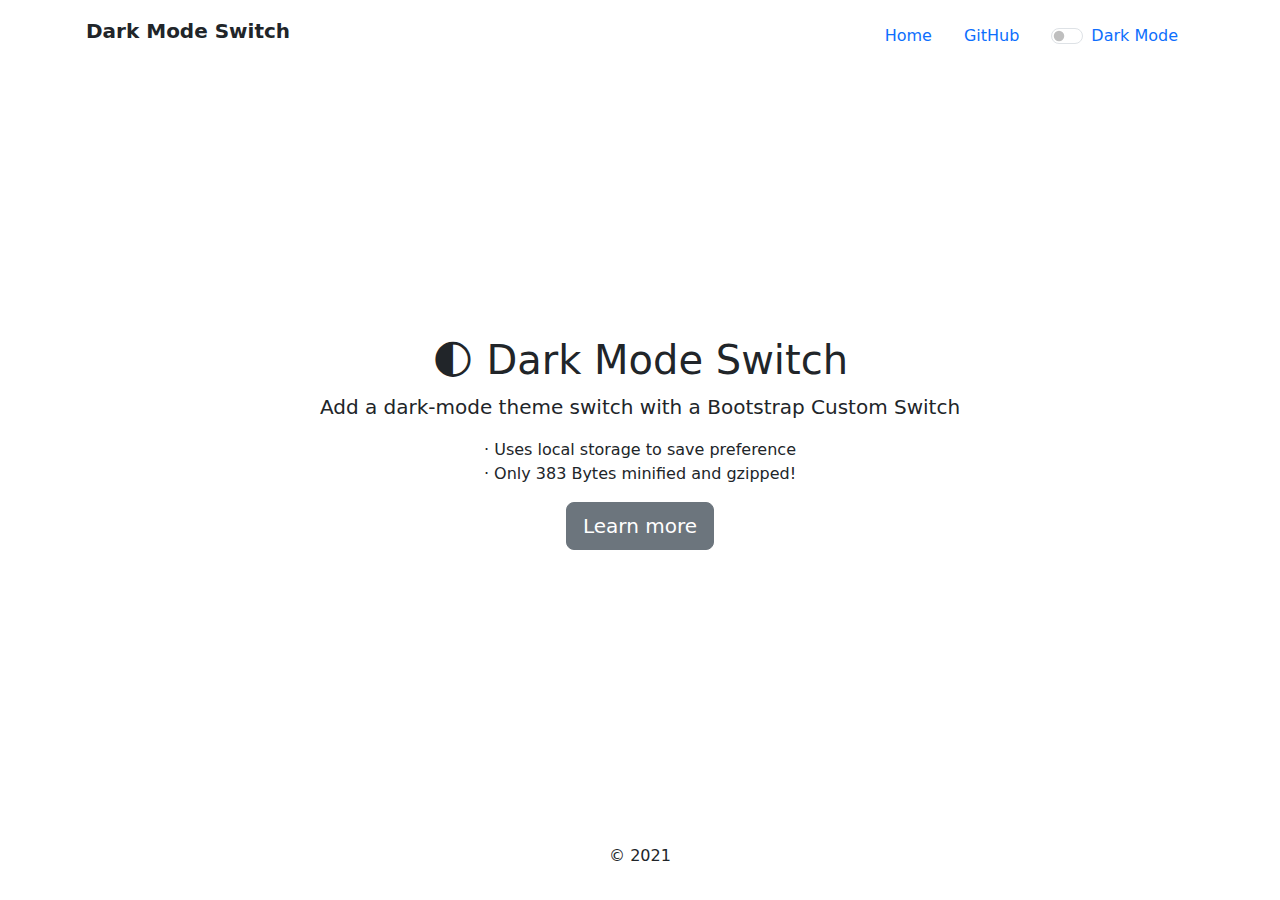
<file: assets/plugins/dark-mode-switch/index.html>
<!doctype html>
<html lang="en" class="h-100">

<head>
  <meta charset="utf-8">
  <meta http-equiv="x-ua-compatible" content="ie=edge">
  <meta name="viewport" content="width=device-width, initial-scale=1">
  <title>Dark Mode Switch</title>
  <meta name="description" content="Add a dark-mode theme toggle with a Bootstrap Custom Switch">

  <link rel="icon"
    href="data:image/svg+xml,<svg xmlns=%22http://www.w3.org/2000/svg%22 viewBox=%220 0 100 100%22><text y=%22.9em%22 font-size=%2280%22>🌓</text></svg>">
  
  <meta property="og:site_name" content="GitHub">
  <meta property="og:image"
    content="https://repository-images.githubusercontent.com/194995309/38db8f80-9db7-11e9-998f-43f2a26d9e0b">
  <meta property="og:title" content="dark-mode-switch">
  <meta property="og:description" content="Add a dark-mode theme toggle with a Bootstrap Custom Switch">
  <meta property="og:url" content="https://coliff.github.io/dark-mode-switch/">
  <link rel="author" href="https://christianoliff.com/">
  <meta name="twitter:creator" content="@christianoliff">
  <meta name="monetization" content="$ilp.uphold.com/Epqzn3YGr2MB">

  <link rel="stylesheet" href="https://cdn.jsdelivr.net/npm/bootstrap@5/dist/css/bootstrap.min.css">

  <!-- IE 11 polyfill for CSS and Custom Properties -->
  <script
    nomodule>window.MSInputMethodContext && document.documentMode && document.write('<link rel="stylesheet" href="https://cdn.jsdelivr.net/npm/bootstrap-ie11@5/css/bootstrap-ie11.min.css"><script src="https://cdn.jsdelivr.net/npm/ie11-custom-properties@4/ie11CustomProperties.min.js"><\/script>');</script>

  <link rel="stylesheet" href="dark-mode.css">

</head>

<body class="bg-white text-center d-flex h-100">

  <div class="container d-flex p-3 mx-auto w-100 flex-column">
    <header class="mb-auto">
      <div class="float-md-start fw-bold fs-5">Dark Mode Switch</div>
      <nav class="nav justify-content-center float-md-end">
        <a class="nav-link active" href="https://coliff.github.io/dark-mode-switch/">Home</a>
        <a class="nav-link" href="https://github.com/coliff/dark-mode-switch" target="_blank">GitHub</a>
        <div class="nav-link">

          <div class="form-check form-switch">
            <input type="checkbox" class="form-check-input" id="darkSwitch">
            <label class="custom-control-label" for="darkSwitch">Dark Mode</label>
          </div>
          <script src="dark-mode-switch.min.js"></script>

        </div>
      </nav>
    </header>

    <main role="main">
      <h1>🌓 Dark Mode Switch</h1>
      <p class="lead">Add a dark-mode theme switch with a Bootstrap Custom Switch</p>
      <ul class="list-unstyled">
        <li>&middot; Uses local storage to save preference</li>
        <li>&middot; Only 383 Bytes minified and gzipped!</li>
      </ul>
      <p>
        <a href="https://github.com/coliff/dark-mode-switch" target="_blank" rel="noopener"
          class="btn btn-lg btn-secondary">
          Learn more
        </a>
      </p>
    </main>

    <footer class="mt-auto">
      <p>&copy; 2021</p>
    </footer>

  </div>
</body>

</html>
</file>
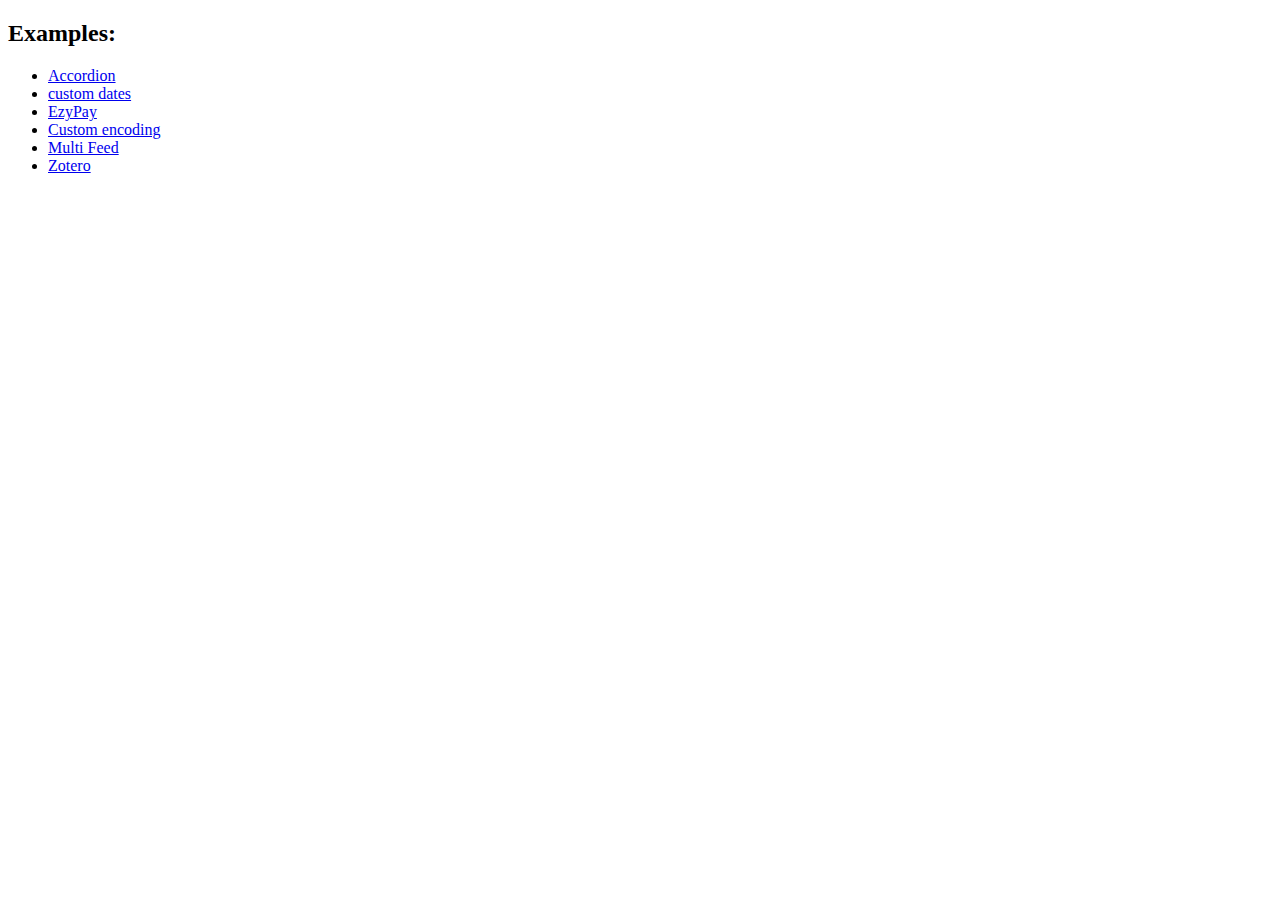
<file: assets/plugins/vanilla-rss/index.html>
<!DOCTYPE html>
<html>
  <head>
    <title>vanilla-rss</title>
  </head>
  <body>
    <div>
      <h2>Examples:</h2>
      <ul>
        <li><a href="examples/accordion.html">Accordion</a></li>
        <li><a href="examples/custom-dates.html">custom dates</a></li>
        <li><a href="examples/ezypay.html">EzyPay</a></li>
        <li><a href="examples/ISO-8859-1.html">Custom encoding</a></li>
        <li><a href="examples/multi-feed.html">Multi Feed</a></li>
        <li><a href="examples/zotero.html">Zotero</a></li>
      </ul>
    </div>
  </body>
</html>
</file>
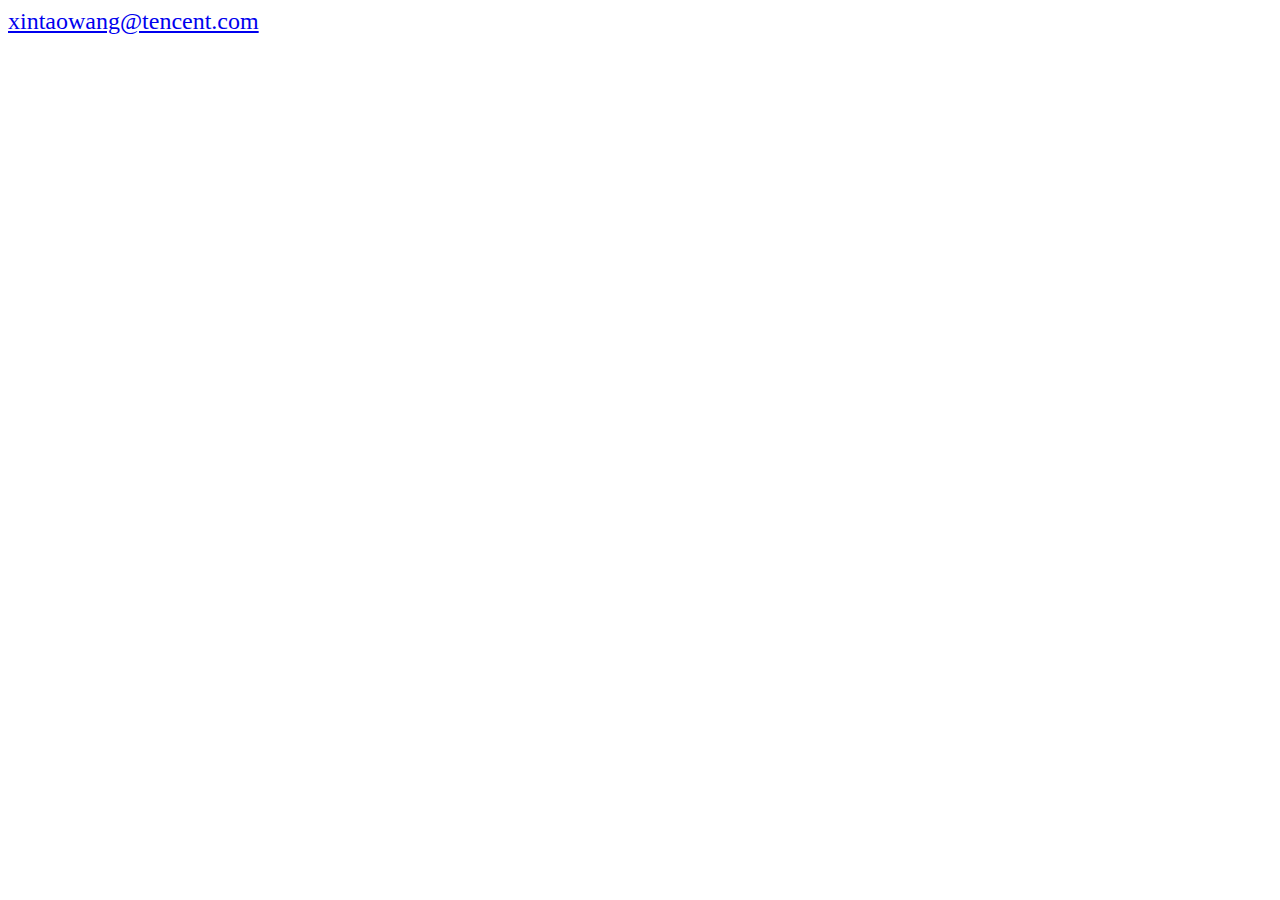
<file: email.html>
<!--
 * @Author: Ye Zhu
 * @Date: 2023-07-21 11:18:21
 * @LastEditors: Ye Zhu
 * @LastEditTime: 2023-07-21 11:27:29
 * @Description: 
-->
<!DOCTYPE html>
<html>

<head>
  <link rel="stylesheet" href="https://cdnjs.cloudflare.com/ajax/libs/font-awesome/4.7.0/css/font-awesome.min.css">
</head>

<body>
  <div>
    <font size="5"><a href="mailto:zhu_ye_ye@outlook.com">xintaowang@tencent.com</a></font>
    <p>

    </p>
  </div>

  <!-- <div>
    <font size="5"><a href="mailto:xintao.alpha@gmail.com">xintao.alpha@gmail.com</a></font>
  </div> -->
</body>

</html>
</file>
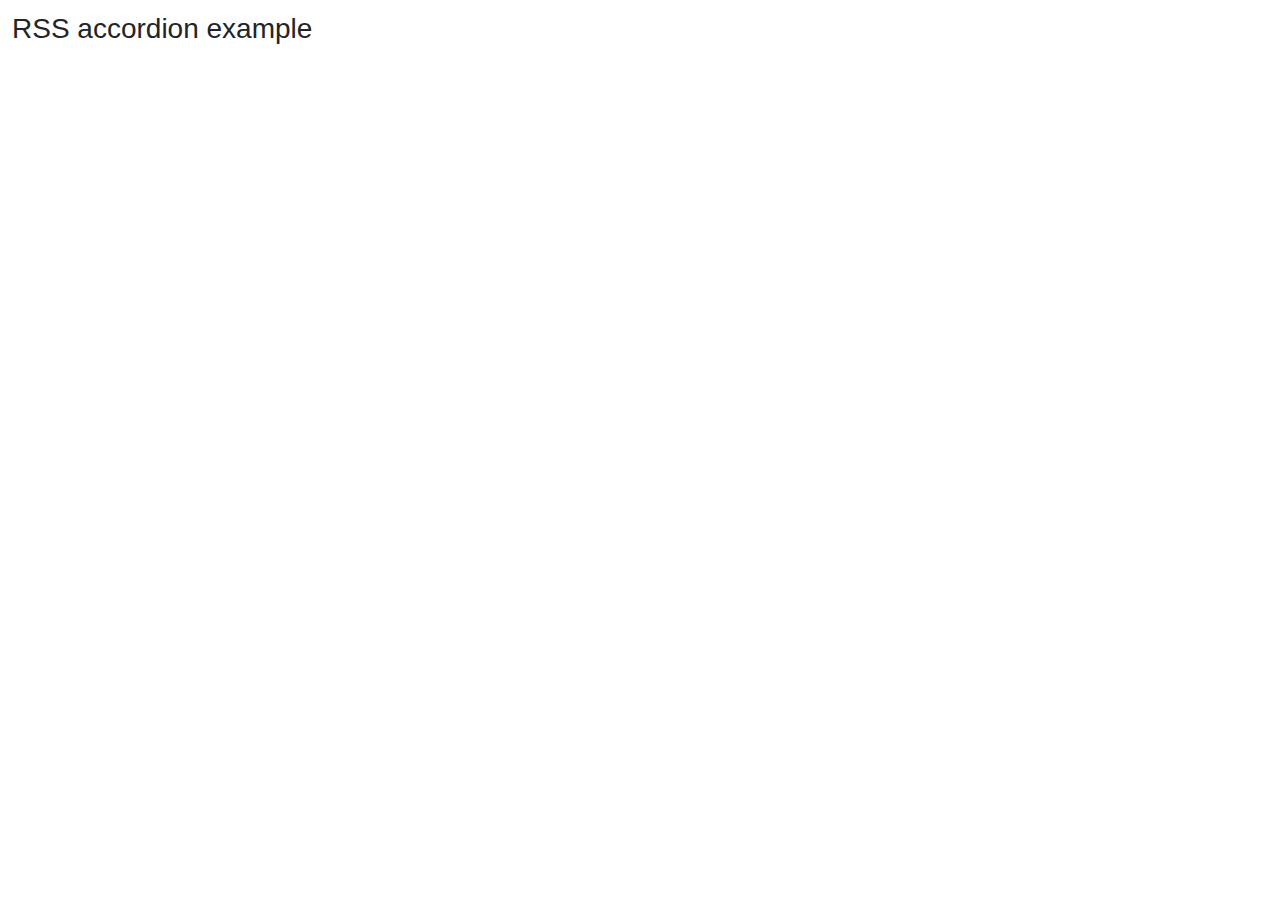
<file: assets/plugins/vanilla-rss/examples/accordion.html>
<!DOCTYPE html>
<html>
  <head>
    <title>RSS accordion example</title>

    <!-- Required meta tags -->
    <meta charset="utf-8" />
    <meta
      name="viewport"
      content="width=device-width, initial-scale=1, shrink-to-fit=no"
    />

    <!-- Bootstrap CSS -->
    <link
      rel="stylesheet"
      href="https://stackpath.bootstrapcdn.com/bootstrap/4.3.1/css/bootstrap.min.css"
    />

    <link rel="stylesheet" href="style.css" />
  </head>

  <body>
    <div>
      <h1>RSS accordion example</h1>
      <div id="rss-feeds"></div>
    </div>
    <script src="../dist/rss.global.min.js"></script>
    <script src="https://code.jquery.com/jquery-3.3.1.slim.min.js"></script>
    <script src="https://cdnjs.cloudflare.com/ajax/libs/popper.js/1.14.7/umd/popper.min.js"></script>
    <script src="https://stackpath.bootstrapcdn.com/bootstrap/4.3.1/js/bootstrap.min.js"></script>
    <script>
      window.onload = function() {
        const rss = new RSS(
          document.querySelector("#rss-feeds"),
          "https://partnernetwork.ebay.de/epn-blog?format=rss",
          {
            limit: 15,
            tokens: {
              showClass: (entry, tokens) => (tokens.index === 0 ? "show" : "")
            },
            layoutTemplate:
              '<div class="accordion" id="accordionExample">{entries}</div>',
            entryTemplate: `<div class="card">
              <div class="card-header" id="heading-{index}">
                <h2 class="mb-0">
                  <button class="btn btn-link" type="button" data-toggle="collapse" data-target="#collapse-{index}" aria-expanded="true" aria-controls="collapse-{index}">
                    {title}
                  </button>
                </h2>
              </div>
  
              <div id="collapse-{index}" class="collapse {showClass}" aria-labelledby="heading-{index}" data-parent="#accordionExample">
                <div class="card-body">
                  {bodyPlain}
                </div>
              </div>
            </div>`
          }
        );

        rss.render().then(() => console.log("cool"));
      };
    </script>
  </body>
</html>
</file>
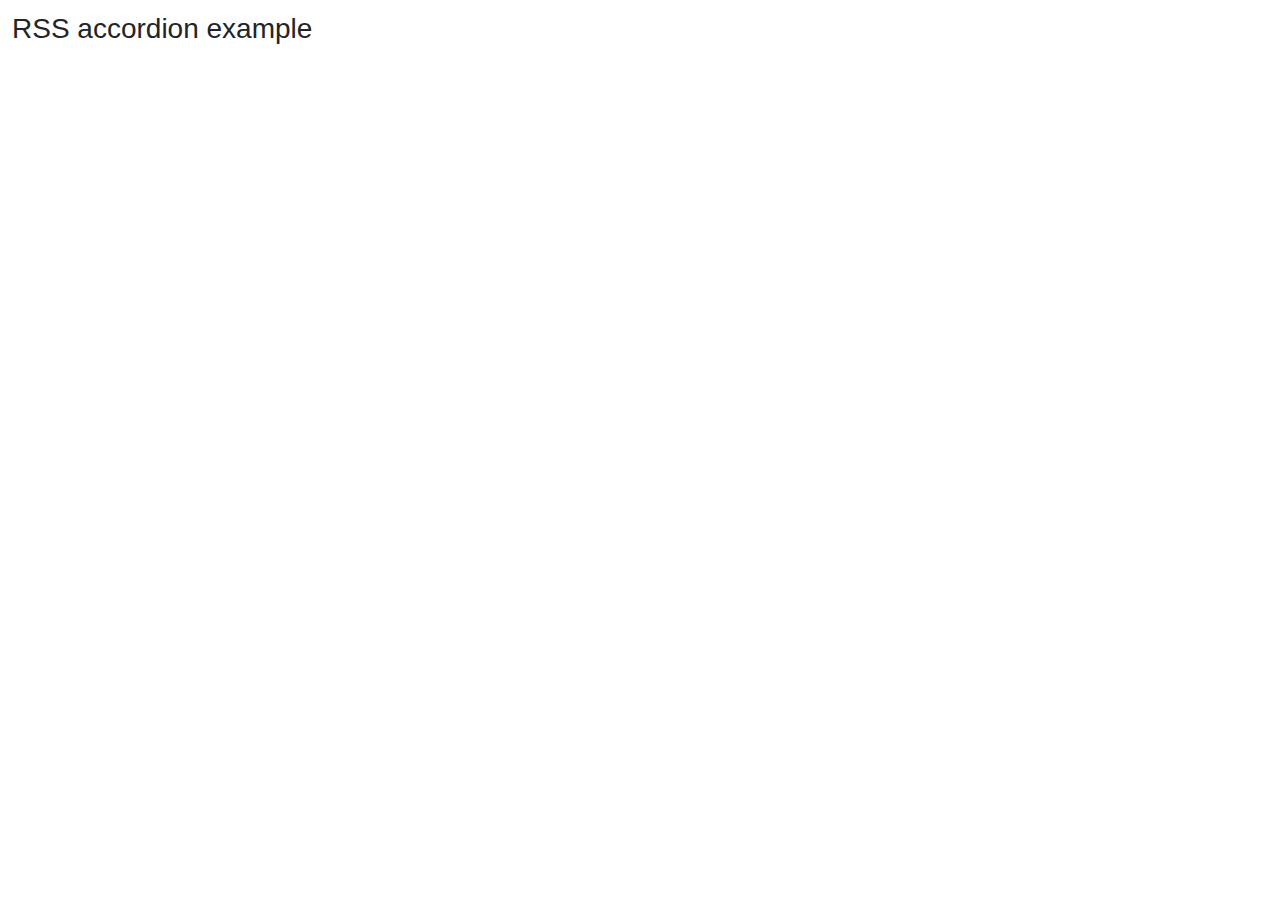
<file: assets/plugins/vanilla-rss/examples/ezypay.html>
<!DOCTYPE html>
<html>
  <head>
    <title>RSS ezypay example</title>

    <!-- Required meta tags -->
    <meta charset="utf-8" />
    <meta
      name="viewport"
      content="width=device-width, initial-scale=1, shrink-to-fit=no"
    />

    <!-- Bootstrap CSS -->
    <link
      rel="stylesheet"
      href="https://stackpath.bootstrapcdn.com/bootstrap/4.3.1/css/bootstrap.min.css"
    />

    <link rel="stylesheet" href="style.css" />
  </head>

  <body>
    <div>
      <h1>RSS accordion example</h1>
      <div id="rss-feeds"></div>
    </div>
    <script src="../dist/rss.global.min.js"></script>
    <script src="https://code.jquery.com/jquery-3.3.1.slim.min.js"></script>
    <script src="https://cdnjs.cloudflare.com/ajax/libs/popper.js/1.14.7/umd/popper.min.js"></script>
    <script src="https://stackpath.bootstrapcdn.com/bootstrap/4.3.1/js/bootstrap.min.js"></script>
    <script>
      window.onload = function() {
        const rss = new RSS(
          document.querySelector("#rss-feeds"),
          "http://www.ezypay.co.nz/feed",
          {
            limit: 15
          }
        );

        rss.render().then(() => console.log("cool"));
      };
    </script>
  </body>
</html>
</file>
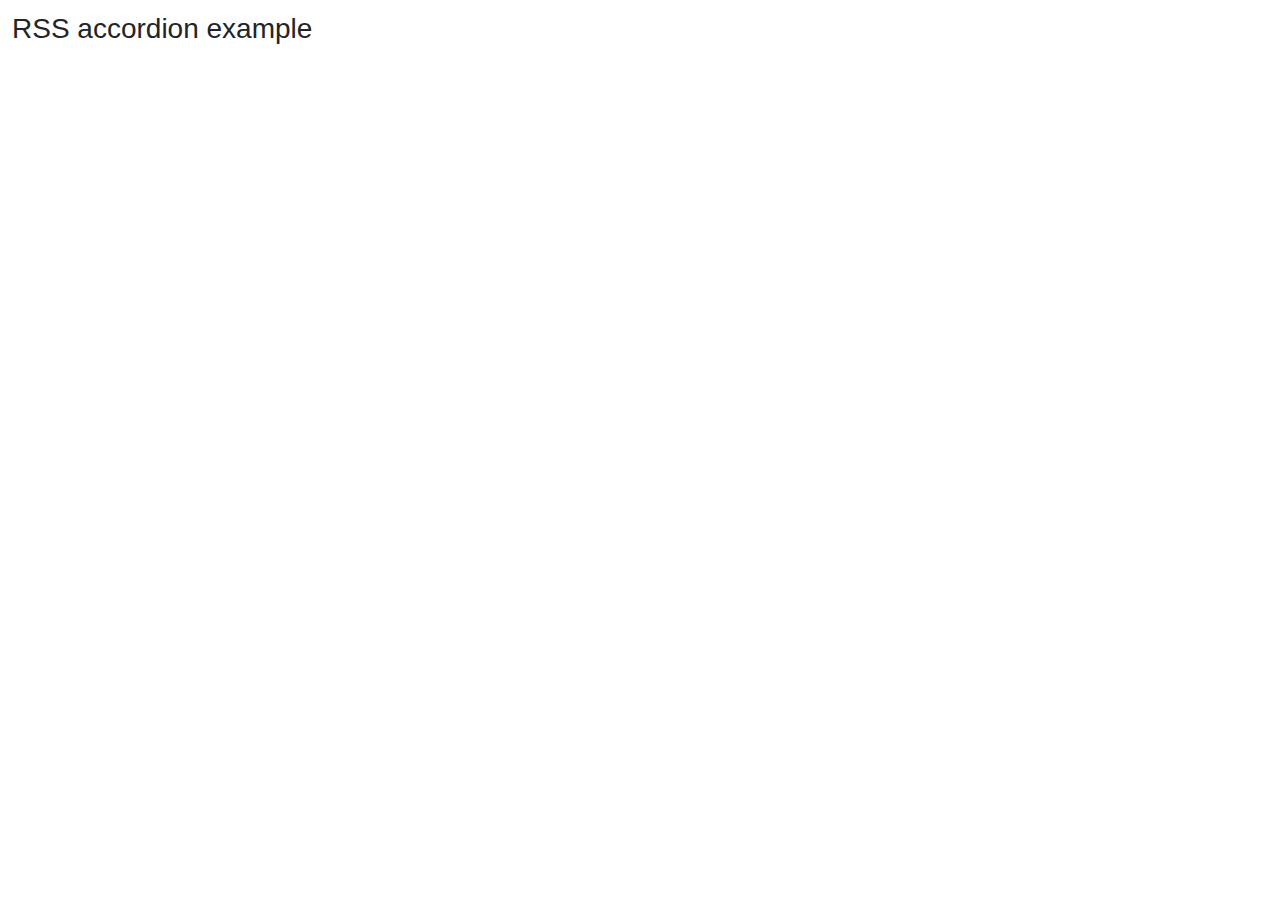
<file: assets/plugins/vanilla-rss/examples/ISO-8859-1.html>
<!DOCTYPE html>
<html>
  <head>
    <title>RSS accordion example</title>

    <!-- Required meta tags -->
    <meta charset="utf-8" />
    <meta
      name="viewport"
      content="width=device-width, initial-scale=1, shrink-to-fit=no"
    />

    <!-- Bootstrap CSS -->
    <link
      rel="stylesheet"
      href="https://stackpath.bootstrapcdn.com/bootstrap/4.3.1/css/bootstrap.min.css"
    />

    <link rel="stylesheet" href="style.css" />
  </head>

  <body>
    <div>
      <h1>RSS accordion example</h1>
      <div id="rss-feeds"></div>
    </div>
    <script src="../dist/rss.global.min.js"></script>
    <script src="https://code.jquery.com/jquery-3.3.1.slim.min.js"></script>
    <script src="https://cdnjs.cloudflare.com/ajax/libs/popper.js/1.14.7/umd/popper.min.js"></script>
    <script src="https://stackpath.bootstrapcdn.com/bootstrap/4.3.1/js/bootstrap.min.js"></script>
    <script>
      window.onload = function() {
        const rss = new RSS(
          document.querySelector("#rss-feeds"),
          "http://www.comicforum.de/external.php?type=rss2&forumids=36&lastpost=1",
          {
            encoding: "ISO-8859-1",
            limit: 15,
            tokens: {
              showClass: (entry, tokens) => (tokens.index === 0 ? "show" : "")
            },
            layoutTemplate:
              '<div class="accordion" id="accordionExample">{entries}</div>',
            entryTemplate: `<div class="card">
              <div class="card-header" id="heading-{index}">
                <h2 class="mb-0">
                  <button class="btn btn-link" type="button" data-toggle="collapse" data-target="#collapse-{index}" aria-expanded="true" aria-controls="collapse-{index}">
                    {title}
                  </button>
                </h2>
              </div>
  
              <div id="collapse-{index}" class="collapse {showClass}" aria-labelledby="heading-{index}" data-parent="#accordionExample">
                <div class="card-body">
                  {bodyPlain}
                </div>
              </div>
            </div>`
          }
        );

        rss.render().then(() => console.log("cool"));
      };
    </script>
  </body>
</html>
</file>
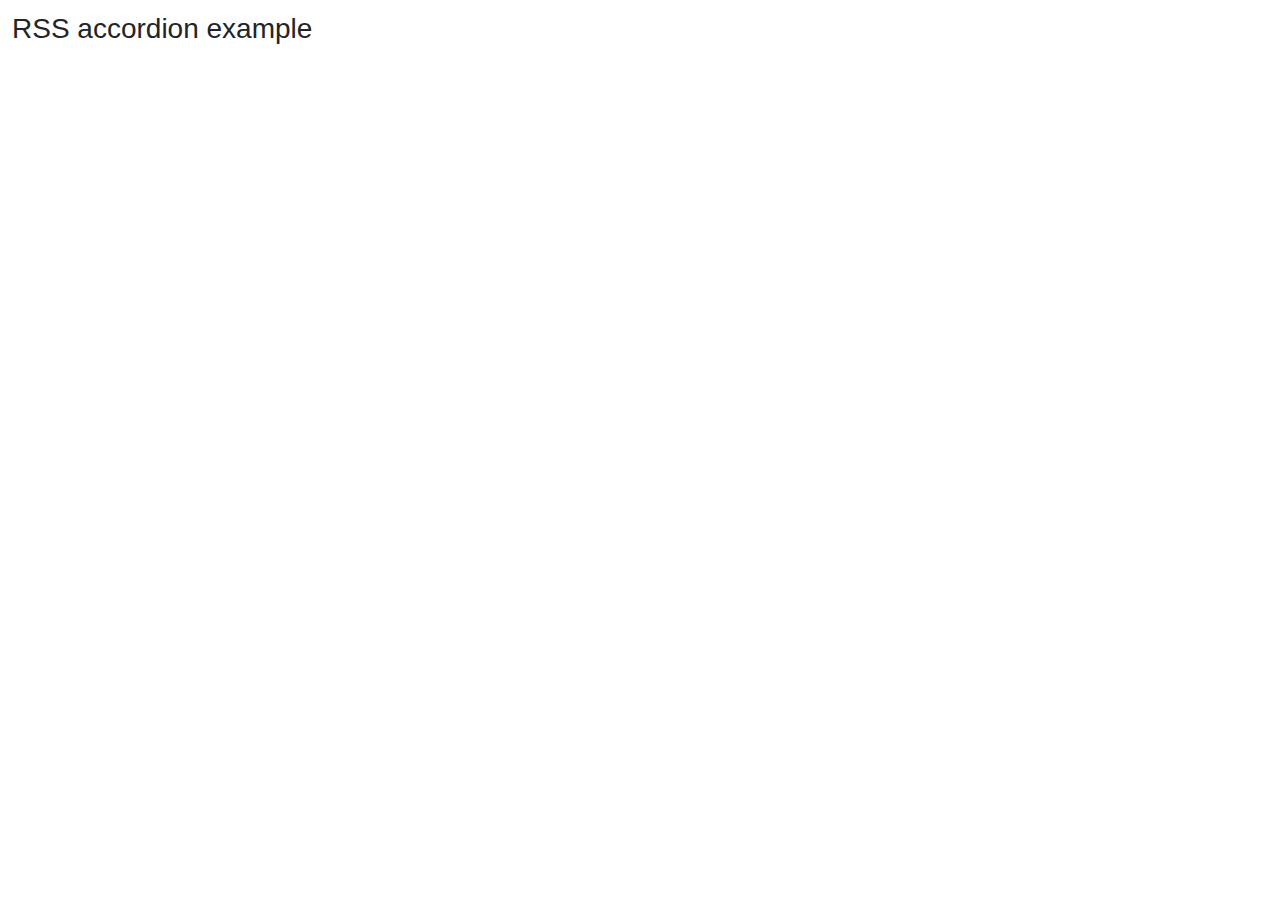
<file: assets/plugins/vanilla-rss/examples/multi-feed.html>
<!DOCTYPE html>
<html>
  <head>
    <title>RSS accordion example</title>

    <!-- Required meta tags -->
    <meta charset="utf-8" />
    <meta
      name="viewport"
      content="width=device-width, initial-scale=1, shrink-to-fit=no"
    />

    <!-- Bootstrap CSS -->
    <link
      rel="stylesheet"
      href="https://stackpath.bootstrapcdn.com/bootstrap/4.3.1/css/bootstrap.min.css"
    />

    <link rel="stylesheet" href="style.css" />
  </head>

  <body>
    <div>
      <h1>RSS accordion example</h1>
      <div id="rss-feeds"></div>
    </div>
    <script src="../dist/rss.global.min.js"></script>
    <script src="https://code.jquery.com/jquery-3.3.1.slim.min.js"></script>
    <script src="https://cdnjs.cloudflare.com/ajax/libs/popper.js/1.14.7/umd/popper.min.js"></script>
    <script src="https://stackpath.bootstrapcdn.com/bootstrap/4.3.1/js/bootstrap.min.js"></script>
    <script>
      window.onload = function() {
        const rss = new RSS(
          document.querySelector("#rss-feeds"),
          ["https://www.contentful.com/blog/feed.xml", "http://www.ebaytechblog.com/feed/"]
        );

        rss.render();
      };
    </script>
  </body>
</html>
</file>
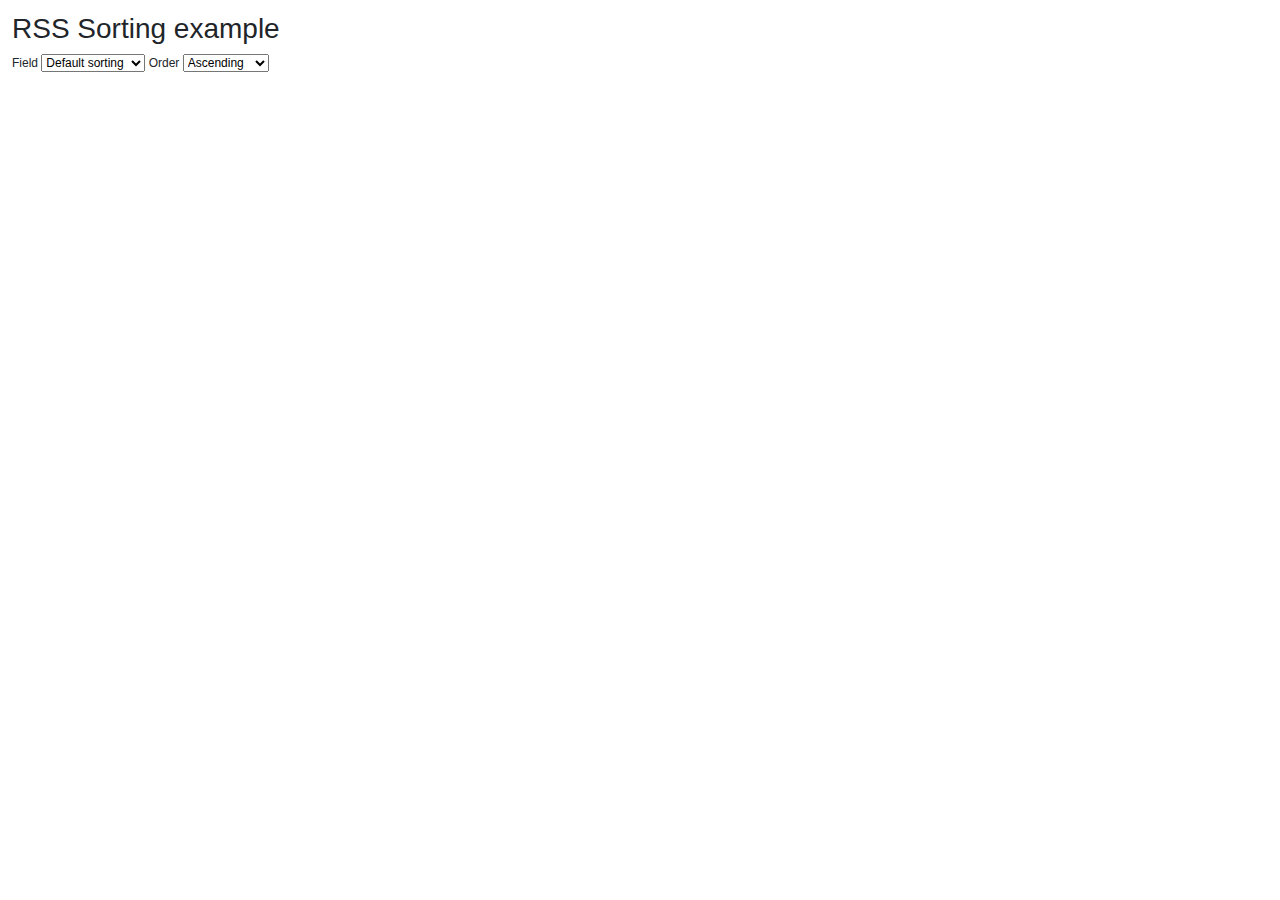
<file: assets/plugins/vanilla-rss/examples/sorting.html>
<!DOCTYPE html>
<html>
  <head>
    <title>RSS accordion example</title>

    <!-- Required meta tags -->
    <meta charset="utf-8" />
    <meta
      name="viewport"
      content="width=device-width, initial-scale=1, shrink-to-fit=no"
    />

    <!-- Bootstrap CSS -->
    <link
      rel="stylesheet"
      href="https://stackpath.bootstrapcdn.com/bootstrap/4.3.1/css/bootstrap.min.css"
    />

    <link rel="stylesheet" href="style.css" />
  </head>

  <body>
    <div>
      <h1>RSS Sorting example</h1>
      <form>
        <label>
          Field
          <select id="fieldSelect">
            <option value="">Default sorting</option>
            <option value="author">Author</option>
            <option value="publishedDate">Published Date</option>
            <option value="title">Title</option>
          </select>
        </label>

        <label>
          Order
          <select id="orderSelect">
            <option value="">Ascending</option>
            <option value="-">Descending</option>
          </select>
        </label>
      </form>
      <div id="rss-feeds"></div>
    </div>
    <script src="../dist/rss.global.min.js"></script>
    <script src="https://code.jquery.com/jquery-3.3.1.slim.min.js"></script>
    <script src="https://cdnjs.cloudflare.com/ajax/libs/popper.js/1.14.7/umd/popper.min.js"></script>
    <script src="https://stackpath.bootstrapcdn.com/bootstrap/4.3.1/js/bootstrap.min.js"></script>
    <script>
      function renderFeed() {
        const order = [
          document.querySelector("#orderSelect").value,
          document.querySelector("#fieldSelect").value
        ]
          .filter(function(e) {
            return !!e;
          })
          .join("");

        document.querySelector("#rss-feeds").innerHTML = "";
        new RSS(
          document.querySelector("#rss-feeds"),
          "http://www.ebaytechblog.com/feed",
          {
            order,
            limit: 15,
            entryTemplate:
              '<li>Author: {author}<br>Date: {date}<br> {title}<br>{shortBodyPlain}</li>'
          }
        ).render();
      }

      window.onload = function() {
        renderFeed();

        document
          .querySelectorAll("#fieldSelect,#orderSelect")
          .forEach(function(field) {
            field.addEventListener("change", renderFeed);
          });
      };
    </script>
  </body>
</html>
</file>
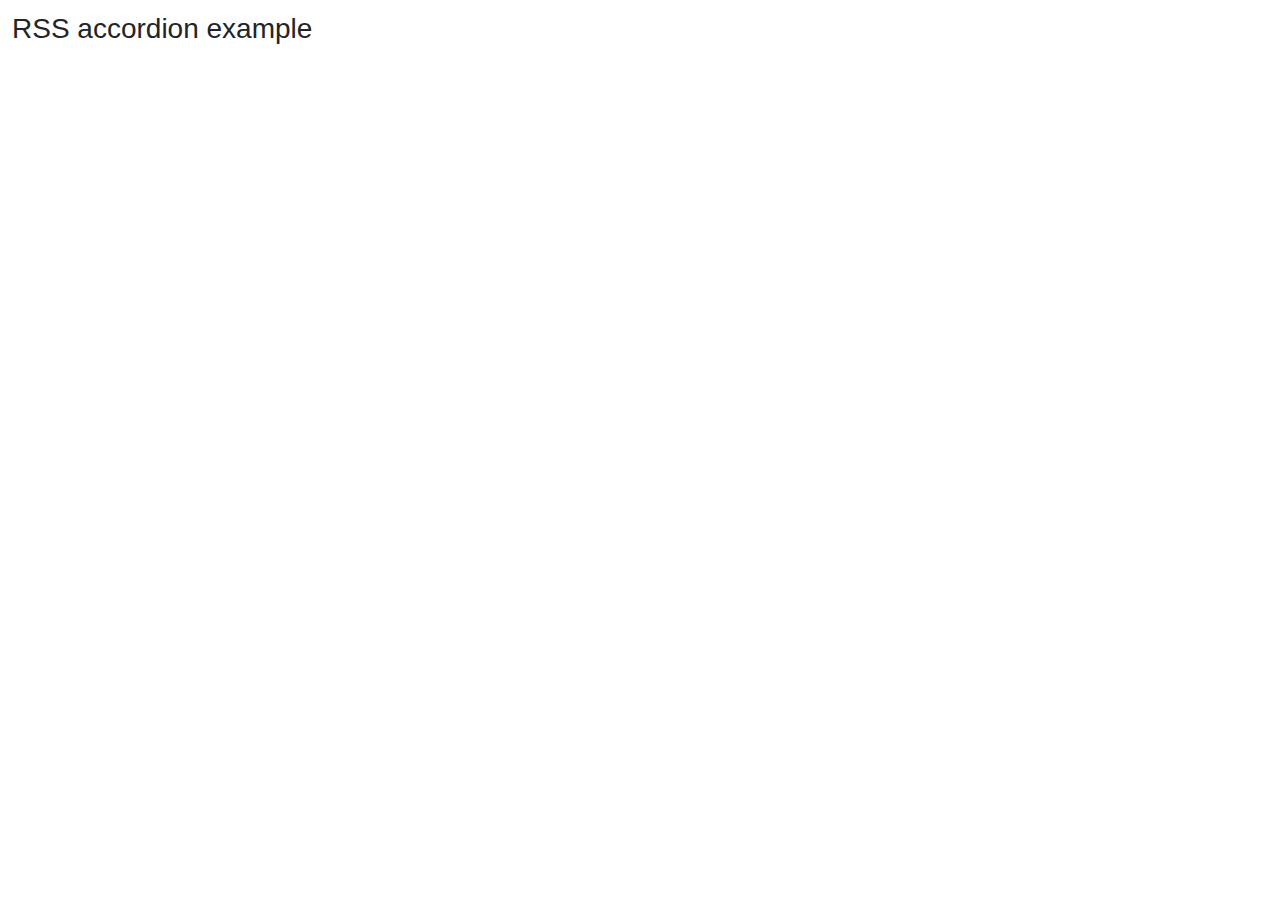
<file: assets/plugins/vanilla-rss/examples/zotero.html>
<!DOCTYPE html>
<html>
  <head>
    <title>RSS zotero example</title>

    <!-- Required meta tags -->
    <meta charset="utf-8" />
    <meta
      name="viewport"
      content="width=device-width, initial-scale=1, shrink-to-fit=no"
    />

    <!-- Bootstrap CSS -->
    <link
      rel="stylesheet"
      href="https://stackpath.bootstrapcdn.com/bootstrap/4.3.1/css/bootstrap.min.css"
    />

    <link rel="stylesheet" href="style.css" />
  </head>

  <body>
    <div>
      <h1>RSS accordion example</h1>
      <div id="rss-feeds"></div>
    </div>
    <script src="../dist/rss.global.min.js"></script>
    <script src="https://code.jquery.com/jquery-3.3.1.slim.min.js"></script>
    <script src="https://cdnjs.cloudflare.com/ajax/libs/popper.js/1.14.7/umd/popper.min.js"></script>
    <script src="https://stackpath.bootstrapcdn.com/bootstrap/4.3.1/js/bootstrap.min.js"></script>
    <script>
      window.onload = function() {
        const rss = new RSS(
          document.querySelector("#rss-feeds"),
          "https://api.zotero.org/groups/308781/items?format=atom",
          {
            entryTemplate:
              "<ul><li>Title: {title}</li><li>Author: {author}</li><li>Year: {year}</li></ul><br>",
            tokens: {
              year: function(entry, tokens) {
                return new Date(entry.publishedDate).getFullYear();
              }
            }
          }
        );
        rss.render().then(() => console.log("cool"));
      };
    </script>
  </body>
</html>
</file>
<file: assets/plugins/dark-mode-switch/dark-mode.css>
/*!
 * Dark Mode Switch v1.0.1 (https://github.com/coliff/dark-mode-switch)
 * Copyright 2021 C.Oliff
 * Licensed under MIT (https://github.com/coliff/dark-mode-switch/blob/main/LICENSE)
 */

[data-theme="dark"] {
  background-color: #111 !important;
  color: #eee;
}

[data-theme="dark"] .bg-black {
  background-color: #fff !important;
}

[data-theme="dark"] .bg-dark {
  background-color: #eee !important;
}

[data-theme="dark"] .bg-light {
  background-color: #222 !important;
}

[data-theme="dark"] .bg-white {
  background-color: #000 !important;
}
</file>
<file: assets/plugins/vanilla-rss/examples/style.css>
body {
  font-size: 12px;
  padding: 1em;
}

h1 {
  font-size: 1.75rem;
}

h2 {
  font-size: 1.25rem;
}

.card-header {
  padding: 0.5em;
}

.btn {
  text-align: left;
}
</file>
